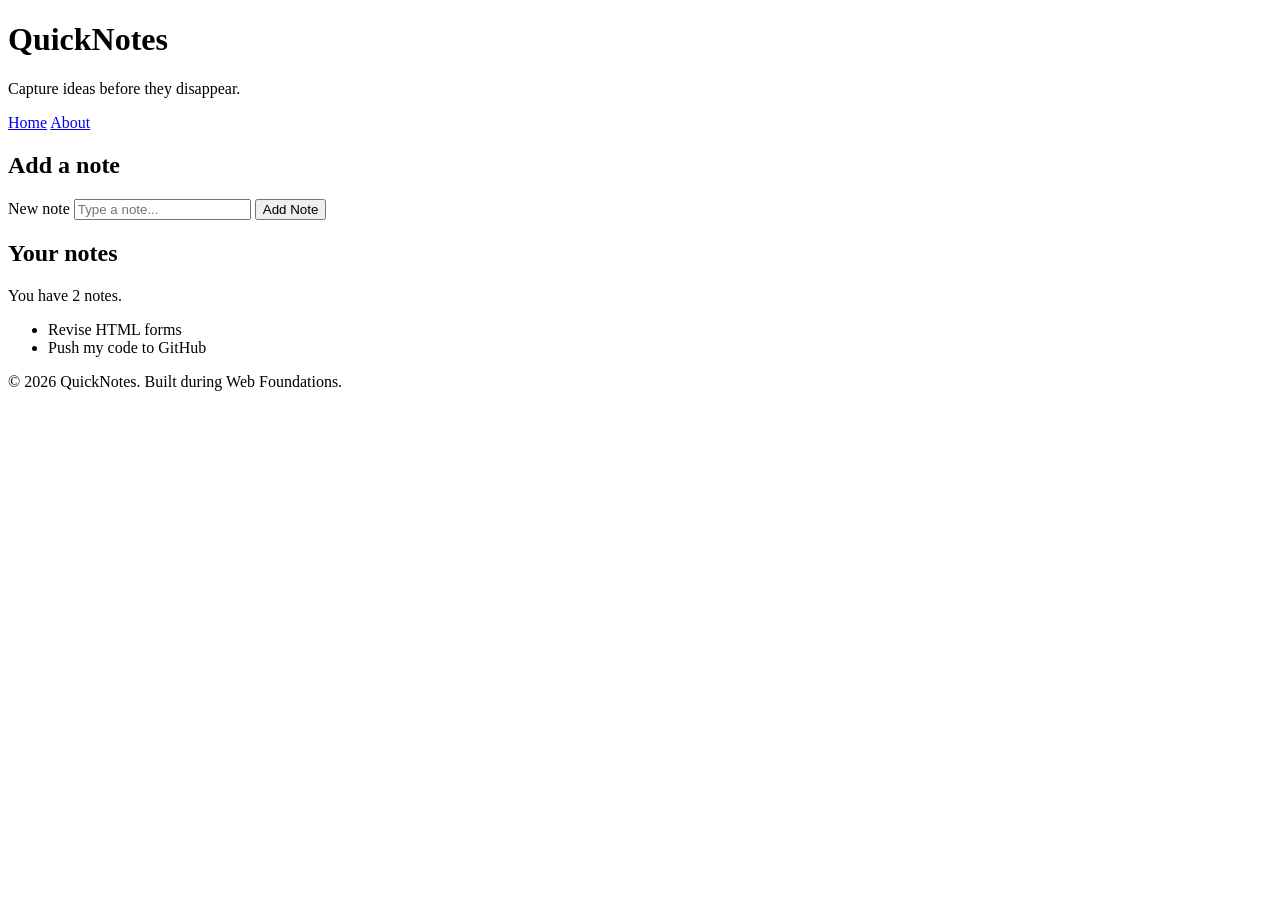
<file: day1/index.html>
<!DOCTYPE html>
<html lang="en">
<head>
    <meta charset="UTF-8" />
    <meta name="viewport" content="width=device-width, initial-scale=1.0" />
    <title>QuickNotes</title>
</head>
<body>
    <header>
        <h1>QuickNotes</h1>
        <p>Capture ideas before they disappear.</p>
        <nav>
            <a href="index.html">Home</a>
            <a href="about.html">About</a>
        </nav>
    </header>
    <main>
        <section>
            <h2>Add a note</h2>
            <form id="note-form">
                <label for="note-input">New note</label>
                <input type="text" id="note-input" placeholder="Type a note..." />
                <button type="submit">Add Note</button>
            </form>
        </section>
        <section>
            <h2>Your notes</h2>
            <p id="note-count">You have 2 notes.</p>
            <ul id="notes-list">
                <li>Revise HTML forms</li>
                <li>Push my code to GitHub</li>
            </ul>
        </section>
    </main>
    <footer>
        <p>&copy; 2026 QuickNotes. Built during Web Foundations.</p>
    </footer>
</body>
</html>
</file>
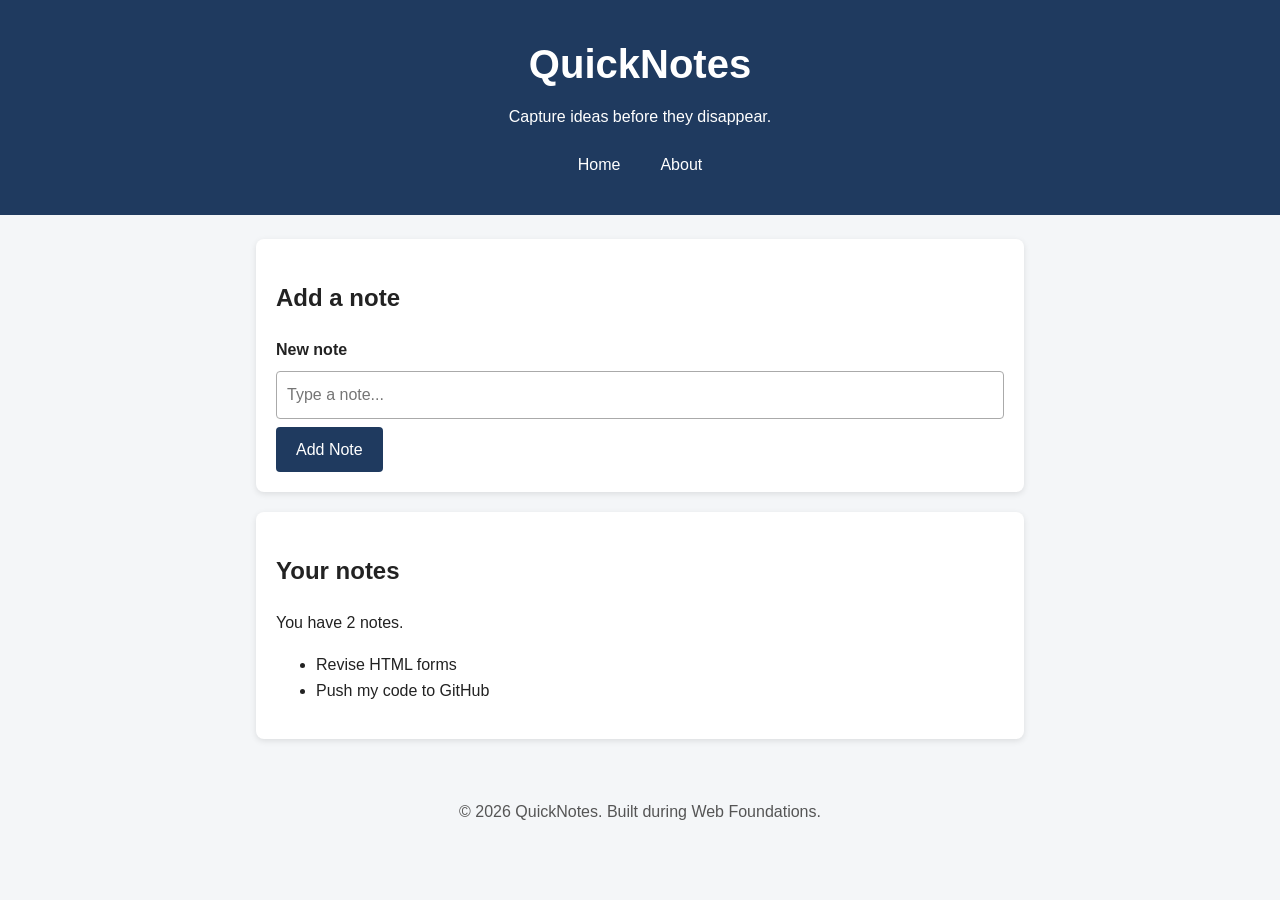
<file: day2/index.html>
<!doctype html>
<html lang="en">
  <head>
    <meta charset="UTF-8" />
    <meta name="viewport" content="width=device-width, initial-scale=1.0" />
    <title>QuickNotes</title>
    <link rel="stylesheet" href="style.css" />
  </head>
  <body>
    <header>
      <h1>QuickNotes</h1>
      <p>Capture ideas before they disappear.</p>
      <nav>
        <a href="index.html">Home</a>
        <a href="about.html">About</a>
      </nav>
    </header>
    <main>
      <section>
        <h2>Add a note</h2>
        <form id="note-form">
          <label for="note-input">New note</label>
          <input type="text" id="note-input" placeholder="Type a note..." />
          <button type="submit">Add Note</button>
        </form>
      </section>
      <section>
        <h2>Your notes</h2>
        <p id="note-count">You have 2 notes.</p>
        <ul id="notes-list">
          <li>Revise HTML forms</li>
          <li>Push my code to GitHub</li>
        </ul>
      </section>
    </main>
    <footer>
      <p>&copy; 2026 QuickNotes. Built during Web Foundations.</p>
    </footer>
  </body>
</html>
</file>
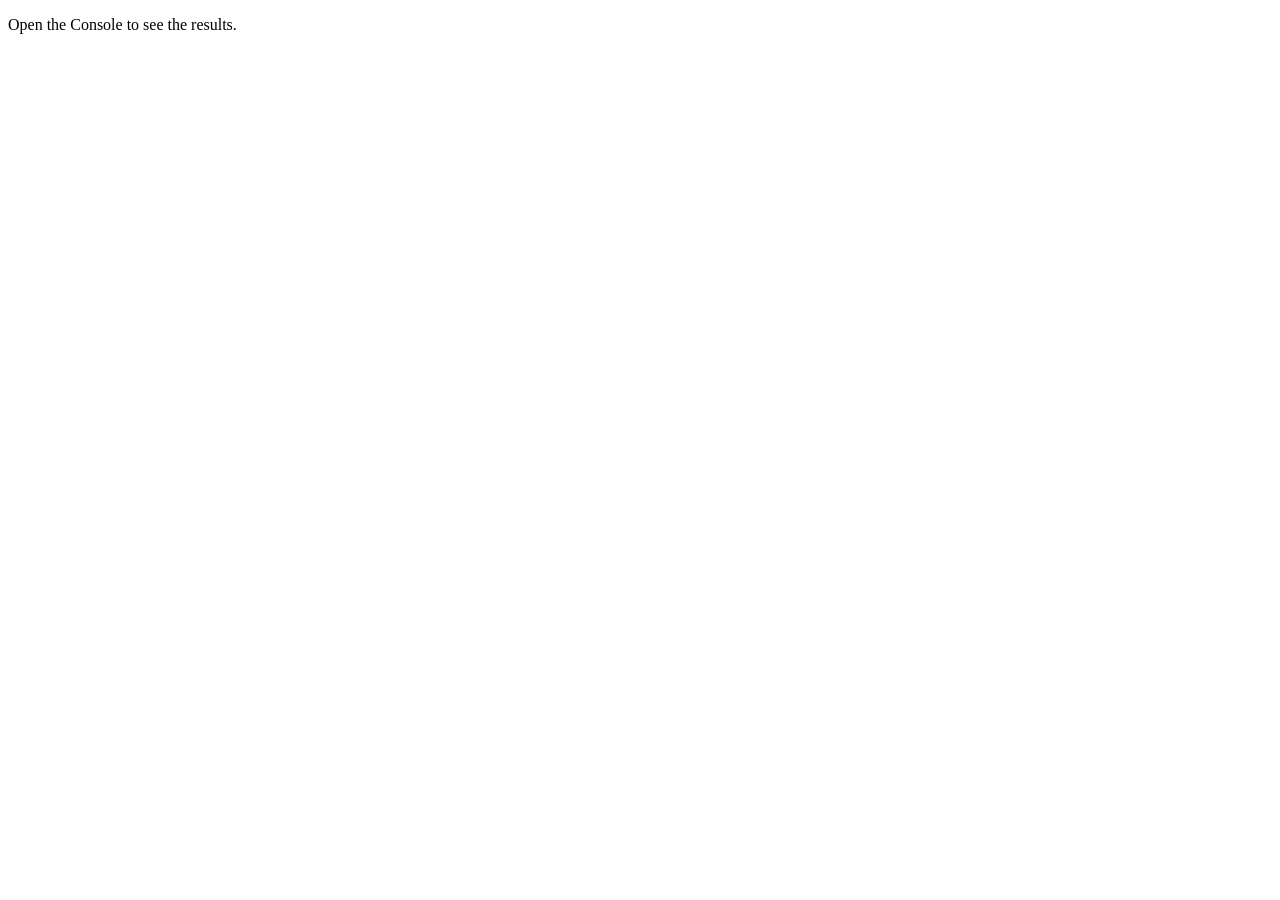
<file: day3/index.html>
<!doctype html>
<html lang="en">
  <head>
    <meta charset="UTF-8" />
    <meta name="viewport" content="width=device-width, initial-scale=1.0" />
    <title>Notes Toolkit</title>
    <script src="script.js" defer></script>
  </head>
  <body>
    <p>Open the Console to see the results.</p>
  </body>
</html>
</file>
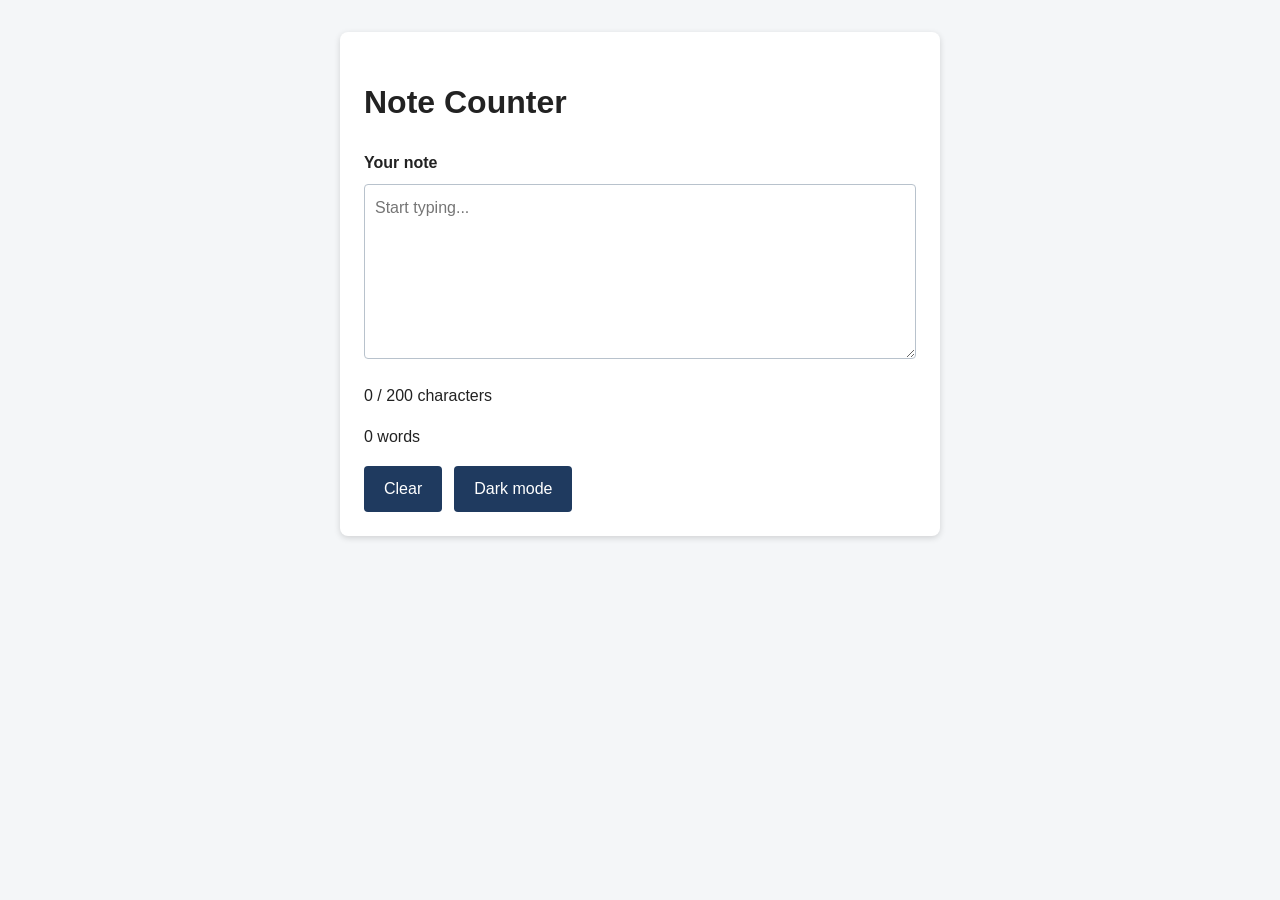
<file: day4/index.html>
<!doctype html>
<html lang="en">
  <head>
    <meta charset="UTF-8" />
    <meta name="viewport" content="width=device-width, initial-scale=1.0" />
    <title>Note Counter</title>
    <link rel="stylesheet" href="style.css" />
  </head>
  <body>
    <main>
      <h1>Note Counter</h1>

      <label for="note-text">Your note</label>
      <textarea
        id="note-text"
        rows="6"
        placeholder="Start typing..."
      ></textarea>

      <p id="char-count">0 / 200 characters</p>
      <p id="word-count">0 words</p>

      <div class="actions">
        <button type="button" id="clear-btn">Clear</button>
        <button type="button" id="theme-toggle">Dark mode</button>
      </div>
    </main>
    <script src="script.js" defer></script>
  </body>
</html>
</file>
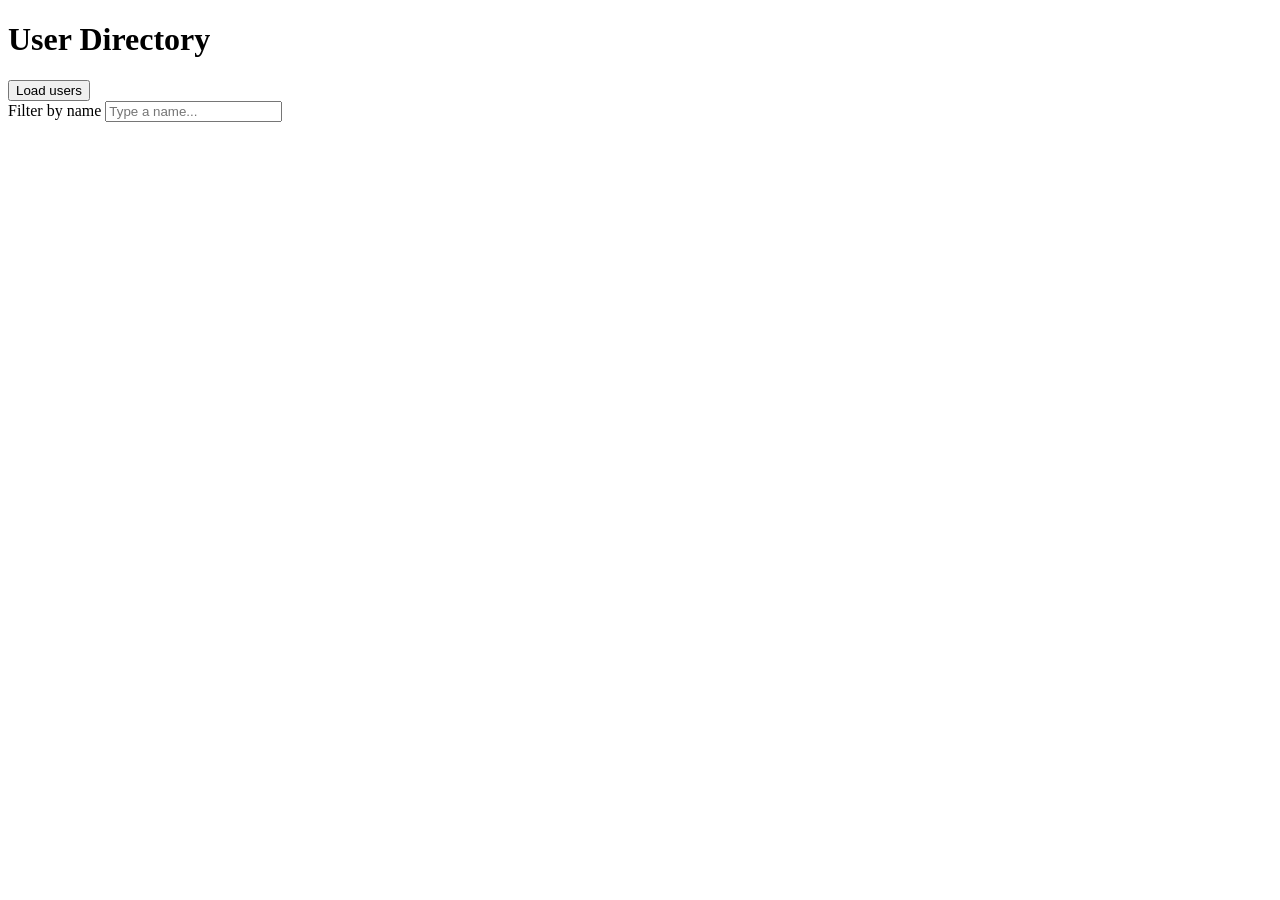
<file: day5/index.html>
<!doctype html>
<html lang="en">
  <head>
    <meta charset="UTF-8" />
    <meta name="viewport" content="width=device-width, initial-scale=1.0" />
    <title>User Directory</title>
    <script src="users.js" defer></script>
  </head>
  <body>
    <main>
      <h1>User Directory</h1>

      <button type="button" id="load-users">Load users</button>

      <div>
        <label for="filter-input">Filter by name</label>
        <input type="text" id="filter-input" placeholder="Type a name..." />
      </div>

      <p id="status"></p>
      <ul id="users-list"></ul>
    </main>
  </body>
</html>
</file>
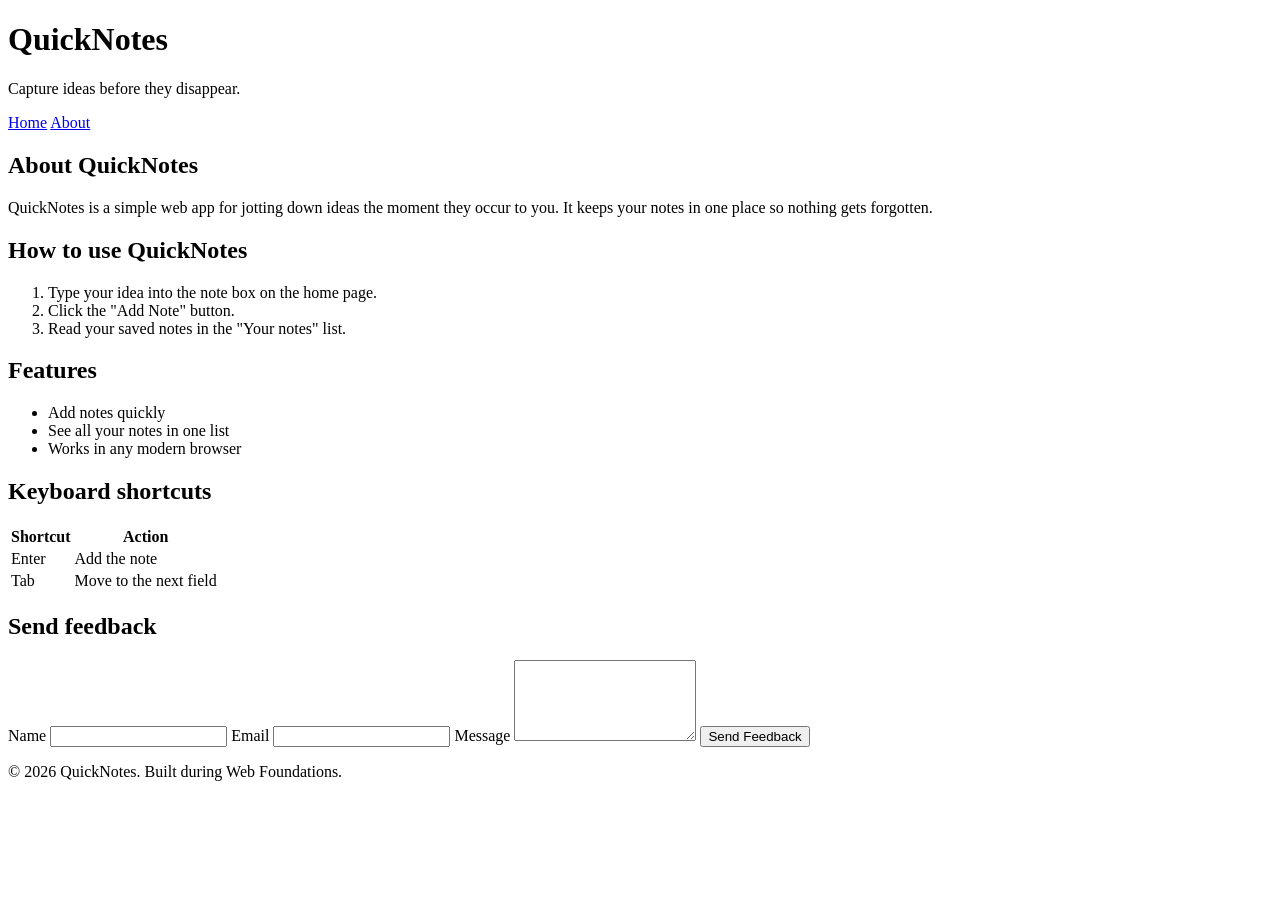
<file: day1/about.html>
<!DOCTYPE html>
<html lang="en">
<head>
    <meta charset="UTF-8">
    <meta name="viewport" content="width=device-width, initial-scale=1.0">
    <title>About QuickNotes</title>
</head>
<body>
    <header>
        <h1>QuickNotes</h1>
        <p>Capture ideas before they disappear.</p>
        <nav>
            <a href="index.html">Home</a>
            <a href="about.html">About</a>
        </nav>
    </header>
    <main>
       <h2>About QuickNotes</h2>
        <p>QuickNotes is a simple web app for jotting down ideas the moment they occur to you. It keeps your notes in one place so nothing gets forgotten.</p>

<section>
    <h2>How to use QuickNotes</h2>
    <ol>
        <li>Type your idea into the note box on the home page.</li>
        <li>Click the "Add Note" button.</li>
        <li>Read your saved notes in the "Your notes" list.</li>
    </ol>
</section>

<section>
    <h2>Features</h2>
    <ul>
        <li>Add notes quickly</li>
        <li>See all your notes in one list</li>
        <li>Works in any modern browser</li>
    </ul>
</section>

<section>
    <h2>Keyboard shortcuts</h2>
    <table>
        <thead>
            <tr>
                <th>Shortcut</th>
                <th>Action</th>
            </tr>
        </thead>
        <tbody>
            <tr>
                <td>Enter</td>
                <td>Add the note</td>
            </tr>
            <tr>
                <td>Tab</td>
                <td>Move to the next field</td>
            </tr>
        </tbody>
    </table>
</section>

<section>
    <h2>Send feedback</h2>
    <form>
        <label for="name">Name</label>
        <input type="text" id="name" name="name" required>
        

        <label for="email">Email</label>
        <input type="email" id="email" name="email" required>

        <label for="message">Message</label>
        <textarea id="message" name="message" rows="5" required></textarea>

        <button type="submit">Send Feedback</button>
    </form>
</section>
    </main>
    <footer>
        <p>&copy; 2026 QuickNotes. Built during Web Foundations.</p>
    </footer>
</body>
</html>
</file>
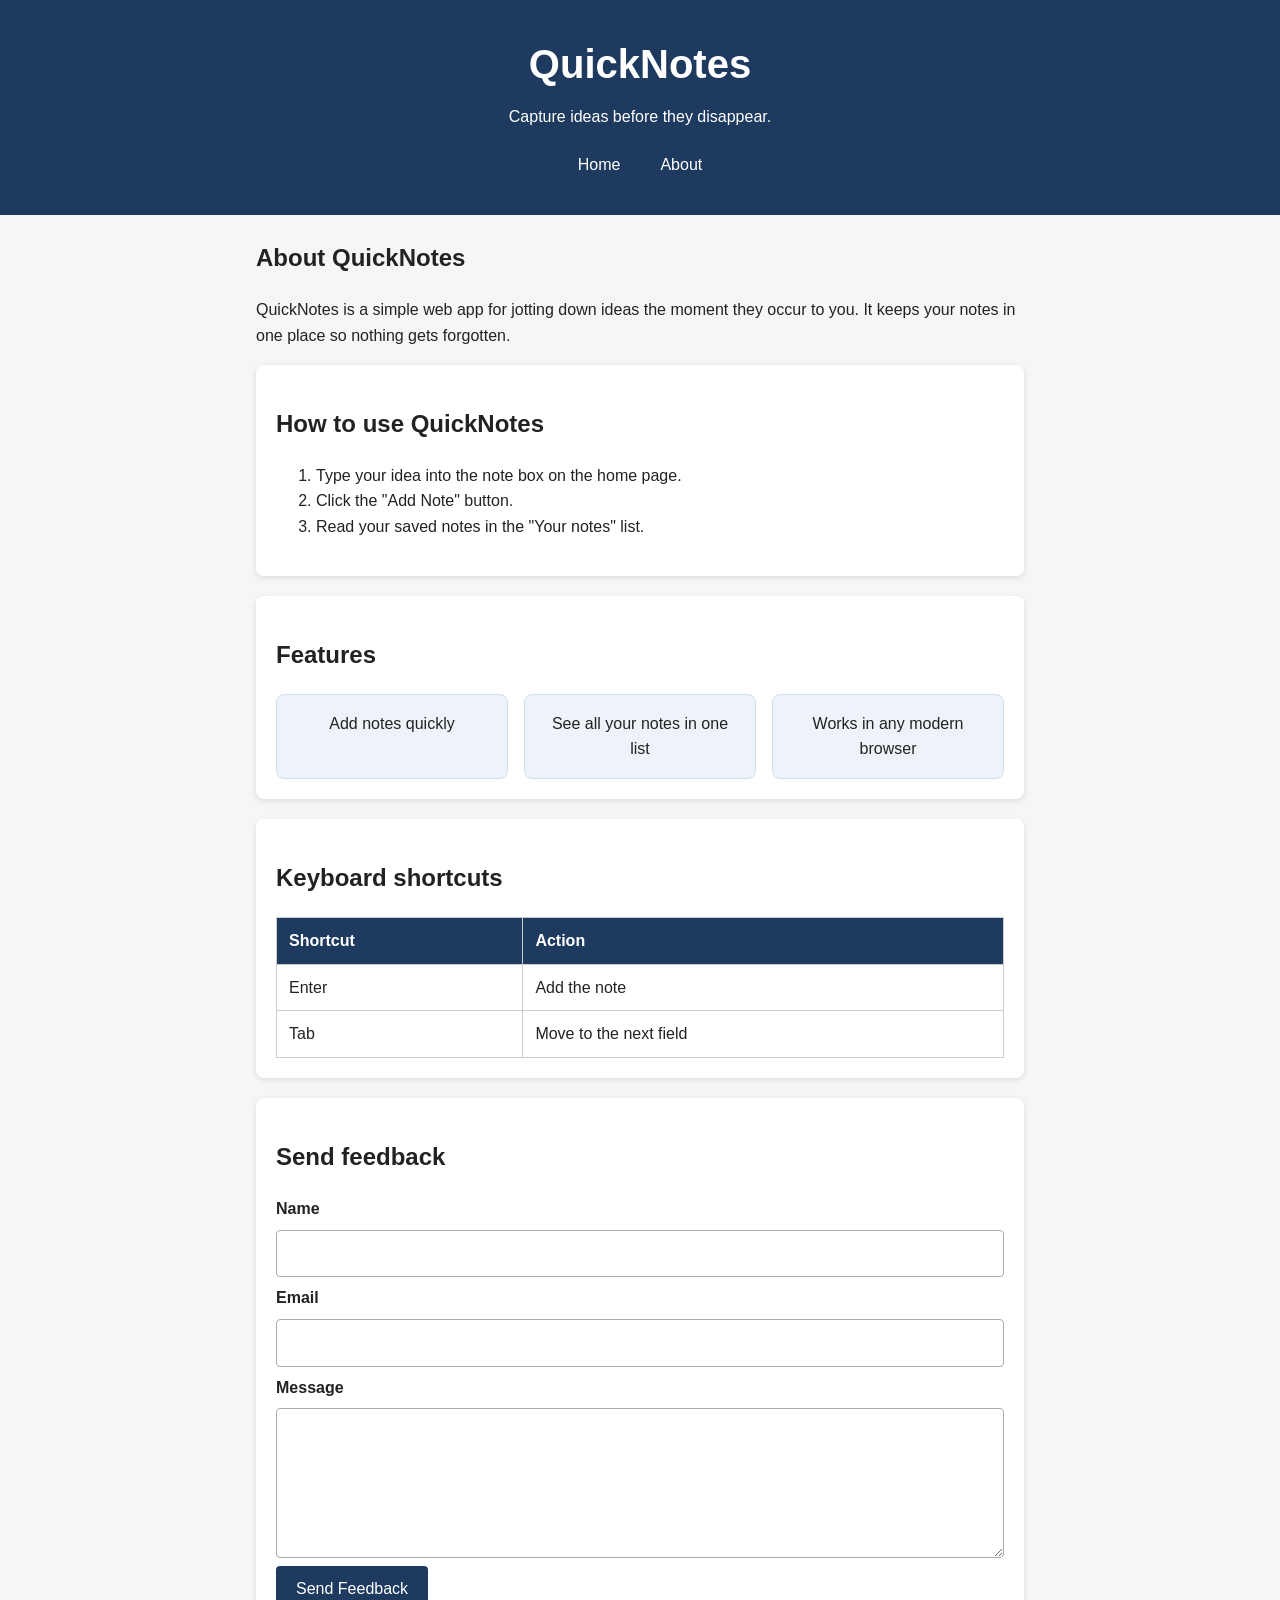
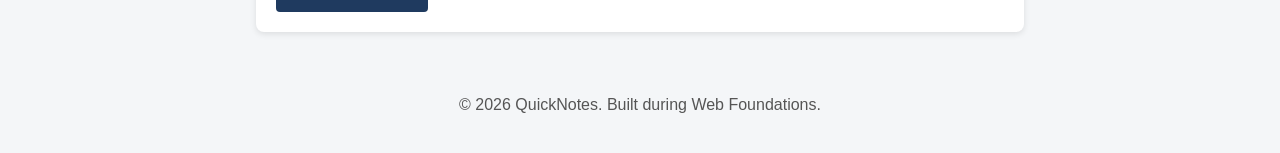
<file: day2/about.html>
<!doctype html>
<html lang="en">
  <head>
    <meta charset="UTF-8" />
    <meta name="viewport" content="width=device-width, initial-scale=1.0" />
    <title>About QuickNotes</title>
    <link rel="stylesheet" href="style.css" />
  </head>
  <body>
    <header>
      <h1>QuickNotes</h1>
      <p>Capture ideas before they disappear.</p>
      <nav>
        <a href="index.html">Home</a>
        <a href="about.html">About</a>
      </nav>
    </header>
    <main>
      <h2>About QuickNotes</h2>
      <p>
        QuickNotes is a simple web app for jotting down ideas the moment they
        occur to you. It keeps your notes in one place so nothing gets
        forgotten.
      </p>

      <section>
        <h2>How to use QuickNotes</h2>
        <ol>
          <li>Type your idea into the note box on the home page.</li>
          <li>Click the "Add Note" button.</li>
          <li>Read your saved notes in the "Your notes" list.</li>
        </ol>
      </section>

      <section>
        <h2>Features</h2>
        <ul class="features">
          <li>Add notes quickly</li>
          <li>See all your notes in one list</li>
          <li>Works in any modern browser</li>
        </ul>
      </section>

      <section>
        <h2>Keyboard shortcuts</h2>
        <table>
          <thead>
            <tr>
              <th>Shortcut</th>
              <th>Action</th>
            </tr>
          </thead>
          <tbody>
            <tr>
              <td>Enter</td>
              <td>Add the note</td>
            </tr>
            <tr>
              <td>Tab</td>
              <td>Move to the next field</td>
            </tr>
          </tbody>
        </table>
      </section>

      <section>
        <h2>Send feedback</h2>
        <form>
          <label for="name">Name</label>
          <input type="text" id="name" name="name" required />

          <label for="email">Email</label>
          <input type="email" id="email" name="email" required />

          <label for="message">Message</label>
          <textarea id="message" name="message" rows="5" required></textarea>

          <button type="submit">Send Feedback</button>
        </form>
      </section>
    </main>
    <footer>
      <p>&copy; 2026 QuickNotes. Built during Web Foundations.</p>
    </footer>
  </body>
</html>
</file>
<file: day2/style.css>
*,
*::before,
*::after {
    box-sizing: border-box;
}

body {
    margin: 0;
    font-family: Arial, Helvetica, sans-serif;
    line-height: 1.6;
    color: #222;
    background-color: #f4f6f8;
}

header {
    background-color: #1f3a5f;
    color: white;
    text-align: center;
    padding: 32px 16px;
}

header h1 {
    margin: 0 0 8px;
    font-size: 2.5rem;
}

header p {
    margin: 0 0 16px;
}

nav {
    display: flex;
    justify-content: center;
    gap: 16px;
}

nav a {
    color: white;
    text-decoration: none;
    padding: 6px 12px;
    border-radius: 4px;
    transition: background-color 0.3s ease;
}


nav a:hover {
    background-color: rgba(255, 255, 255, 0.25);
}


main {
    max-width: 800px;
    margin: 24px auto;
    padding: 0 16px;
}

section {
    background-color: white;
    padding: 20px;
    margin-bottom: 20px;
    border-radius: 8px;
    box-shadow: 0 2px 6px rgba(0, 0, 0, 0.1);
}


.features {
    list-style: none;
    margin: 0;
    padding: 0;
    display: grid;
    grid-template-columns: repeat(auto-fit, minmax(180px, 1fr));
    gap: 16px;
}

.features li {
    background-color: #eef3f9;
    border: 1px solid #d5dfeb;
    border-radius: 8px;
    padding: 16px;
    text-align: center;
}

table {
    width: 100%;
    border-collapse: collapse;
}

th,
td {
    border: 1px solid #ccc;
    padding: 10px 12px;
    text-align: left;
}

th {
    background-color: #1f3a5f;
    color: white;
}


form {
    display: flex;
    flex-direction: column;
    gap: 8px;
}

label {
    font-weight: bold;
}

input,
textarea {
    width: 100%;
    padding: 10px;
    border: 1px solid #aaa;
    border-radius: 4px;
    font: inherit;
}


button {
    align-self: flex-start;
    padding: 10px 20px;
    background-color: #1f3a5f;
    color: white;
    border: none;
    border-radius: 4px;
    font: inherit;
    cursor: pointer;
    transition: background-color 0.3s ease, transform 0.2s ease;
}

button:hover {
    background-color: #2f5a94;
    transform: translateY(-2px);
}

footer {
    text-align: center;
    padding: 20px 16px;
    color: #555;
}


@media (max-width: 600px) {
    header {
        padding: 16px 12px;
    }

    header h1 {
        font-size: 1.6rem;
    }

    nav {
        gap: 8px;
    }
}
</file>
<file: day4/style.css>
:root {
    --bg: #f4f6f8;
    --card-bg: #ffffff;
    --text: #222222;
    --border: #b8c2cc;
    --accent: #1f3a5f;
    --accent-hover: #2f5a94;
    --accent-text: #ffffff;
    --warning: #e67300;
    --danger: #c62828;
}

body.dark {
    --bg: #121820;
    --card-bg: #1e2733;
    --text: #e8edf2;
    --border: #3b4856;
    --accent: #4f8fdc;
    --accent-hover: #6aa5ec;
    --accent-text: #0d1117;
    --warning: #ffa23a;
    --danger: #ff6b6b;
}

*,
*::before,
*::after {
    box-sizing: border-box;
}

body {
    margin: 0;
    font-family: Arial, Helvetica, sans-serif;
    line-height: 1.6;
    background-color: var(--bg);
    color: var(--text);
    transition: background-color 0.3s ease, color 0.3s ease;
}

main {
    max-width: 600px;
    margin: 32px auto;
    padding: 24px;
    background-color: var(--card-bg);
    border-radius: 8px;
    box-shadow: 0 2px 6px rgba(0, 0, 0, 0.15);
}

label {
    display: block;
    font-weight: bold;
    margin-bottom: 8px;
}

textarea {
    width: 100%;
    padding: 10px;
    border: 1px solid var(--border);
    border-radius: 4px;
    background-color: var(--card-bg);
    color: var(--text);
    font: inherit;
    resize: vertical;
}

.actions {
    display: flex;
    gap: 12px;
}

button {
    padding: 10px 20px;
    border: none;
    border-radius: 4px;
    background-color: var(--accent);
    color: var(--accent-text);
    font: inherit;
    cursor: pointer;
    transition: background-color 0.3s ease;
}

button:hover {
    background-color: var(--accent-hover);
}

/* Character counter states. .over comes last so it wins when both apply */
.warning {
    color: var(--warning);
}

.over {
    color: var(--danger);
    font-weight: bold;
}
</file>
